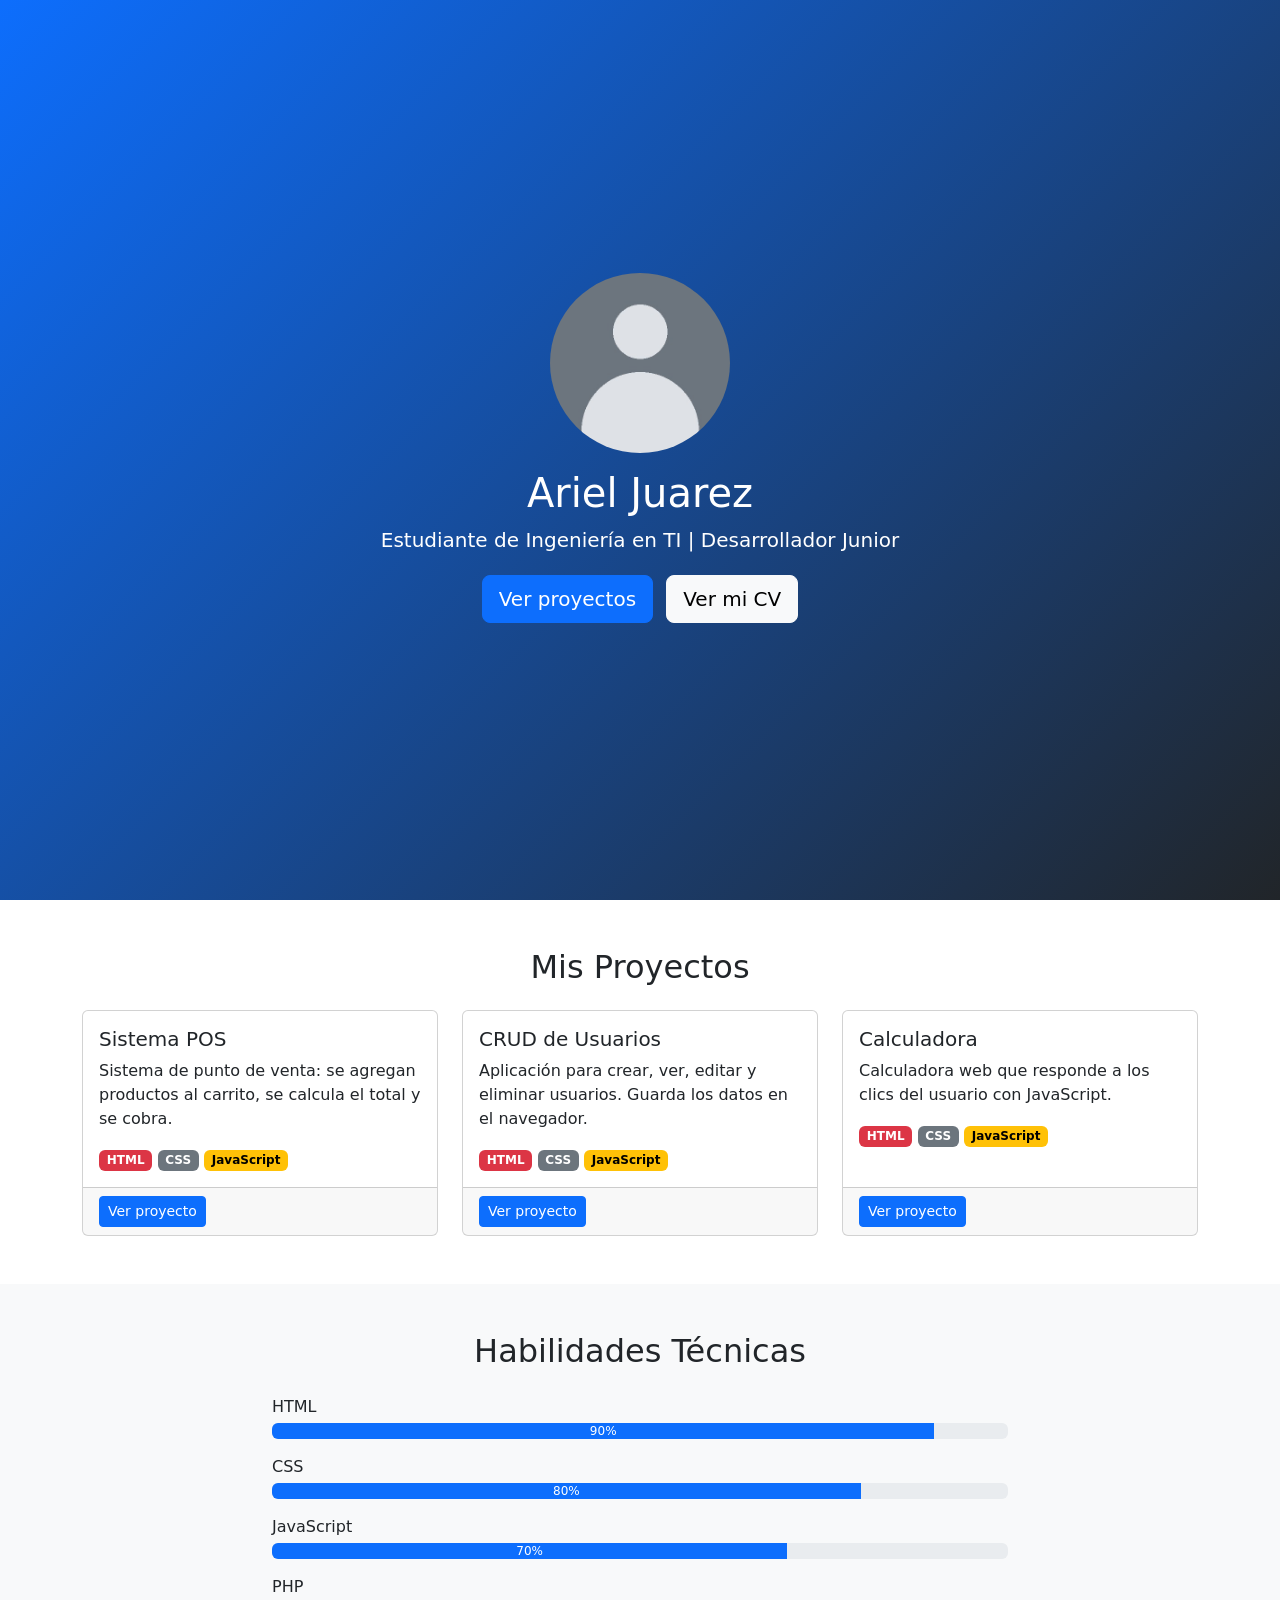
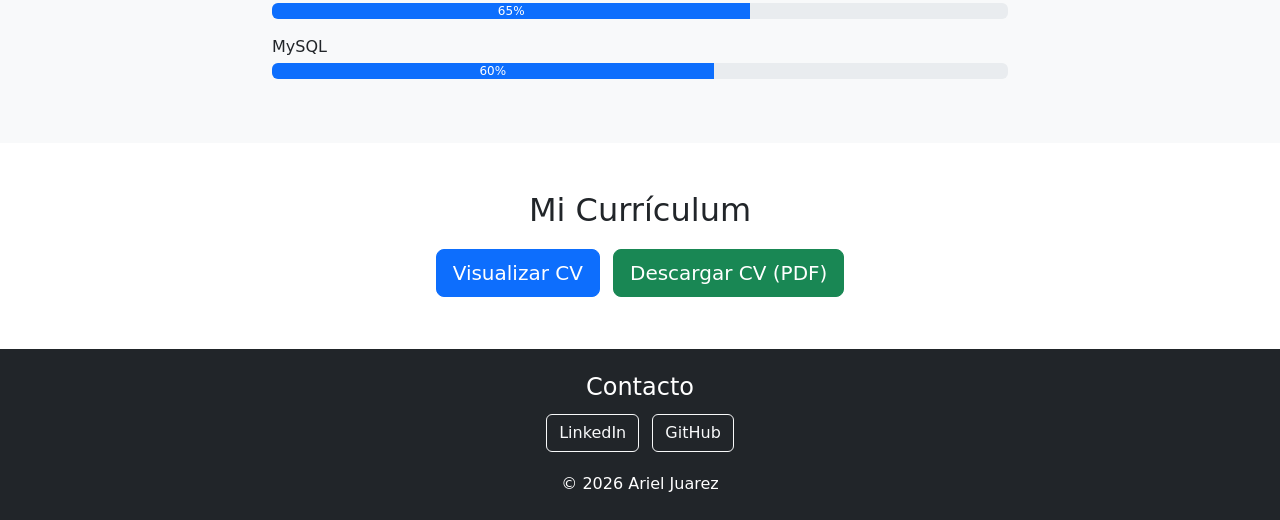
<file: index.html>
<!DOCTYPE html>
<html lang="es">
<head>
  <meta charset="UTF-8">
  <meta name="viewport" content="width=device-width, initial-scale=1">
  <title>Ariel Juarez | Portafolio</title>

  <!-- Bootstrap 5 -->
  <link href="https://cdn.jsdelivr.net/npm/bootstrap@5.3.3/dist/css/bootstrap.min.css" rel="stylesheet">
  <!-- Mi CSS -->
  <link href="css/styles.css" rel="stylesheet">
</head>
<body>

  <!-- 1. HERO: centrado con Flexbox -->
  <header class="hero d-flex align-items-center justify-content-center text-center text-white">
    <div class="container">
      <img src="img/foto.jpg" alt="Foto de Ariel Juarez" class="rounded-circle foto mb-3">
      <h1>Ariel Juarez</h1>
      <p class="lead">Estudiante de Ingeniería en TI | Desarrollador Junior</p>
      <a href="#proyectos" class="btn btn-primary btn-lg m-1">Ver proyectos</a>
      <a href="cv/cv.pdf" target="_blank" class="btn btn-light btn-lg m-1">Ver mi CV</a>
    </div>
  </header>

  <!-- 2. PROYECTOS: col-12 en celular, col-md-4 en escritorio -->
  <section id="proyectos" class="container py-5">
    <h2 class="text-center mb-4">Mis Proyectos</h2>
    <div class="row g-4">

      <div class="col-12 col-md-4">
        <div class="card h-100">
          <div class="card-body">
            <h5 class="card-title">Sistema POS</h5>
            <p class="card-text">Sistema de punto de venta: se agregan productos al carrito, se calcula el total y se cobra.</p>
            <span class="badge text-bg-danger">HTML</span>
            <span class="badge text-bg-secondary">CSS</span>
            <span class="badge text-bg-warning">JavaScript</span>
          </div>
          <div class="card-footer">
            <a href="proyectos/pos/index.html" class="btn btn-primary btn-sm">Ver proyecto</a>
          </div>
        </div>
      </div>

      <div class="col-12 col-md-4">
        <div class="card h-100">
          <div class="card-body">
            <h5 class="card-title">CRUD de Usuarios</h5>
            <p class="card-text">Aplicación para crear, ver, editar y eliminar usuarios. Guarda los datos en el navegador.</p>
            <span class="badge text-bg-danger">HTML</span>
            <span class="badge text-bg-secondary">CSS</span>
            <span class="badge text-bg-warning">JavaScript</span>
          </div>
          <div class="card-footer">
            <a href="proyectos/crud/index.html" class="btn btn-primary btn-sm">Ver proyecto</a>
          </div>
        </div>
      </div>

      <div class="col-12 col-md-4">
        <div class="card h-100">
          <div class="card-body">
            <h5 class="card-title">Calculadora</h5>
            <p class="card-text">Calculadora web que responde a los clics del usuario con JavaScript.</p>
            <span class="badge text-bg-danger">HTML</span>
            <span class="badge text-bg-secondary">CSS</span>
            <span class="badge text-bg-warning">JavaScript</span>
          </div>
          <div class="card-footer">
            <a href="proyectos/calculadora/index.html" class="btn btn-primary btn-sm">Ver proyecto</a>
          </div>
        </div>
      </div>

    </div>
  </section>

  <!-- 3. HABILIDADES: barras de progreso -->
  <section class="bg-light py-5">
    <div class="container">
      <h2 class="text-center mb-4">Habilidades Técnicas</h2>
      <div class="row justify-content-center">
        <div class="col-12 col-md-8">

          <p class="mb-1">HTML</p>
          <div class="progress mb-3">
            <div class="progress-bar" style="width: 90%">90%</div>
          </div>

          <p class="mb-1">CSS</p>
          <div class="progress mb-3">
            <div class="progress-bar" style="width: 80%">80%</div>
          </div>

          <p class="mb-1">JavaScript</p>
          <div class="progress mb-3">
            <div class="progress-bar" style="width: 70%">70%</div>
          </div>

          <p class="mb-1">PHP</p>
          <div class="progress mb-3">
            <div class="progress-bar" style="width: 65%">65%</div>
          </div>

          <p class="mb-1">MySQL</p>
          <div class="progress mb-3">
            <div class="progress-bar" style="width: 60%">60%</div>
          </div>

        </div>
      </div>
    </div>
  </section>

  <!-- 4. CV -->
  <section class="container text-center py-5">
    <h2 class="mb-3">Mi Currículum</h2>
    <a href="cv/cv.pdf" target="_blank" class="btn btn-primary btn-lg m-1">Visualizar CV</a>
    <a href="cv/cv.pdf" download="CV-Ariel-Juarez.pdf" class="btn btn-success btn-lg m-1">Descargar CV (PDF)</a>
  </section>

  <!-- 5. CONTACTO -->
  <footer class="bg-dark text-white text-center py-4">
    <h2 class="h4">Contacto</h2>
    <a href="https://www.linkedin.com/in/ariel-juarez-649334267/" target="_blank" class="btn btn-outline-light m-1">LinkedIn</a>
    <a href="https://github.com/Arieljs08" target="_blank" class="btn btn-outline-light m-1">GitHub</a>
    <p class="mt-3 mb-0">&copy; <span id="anio"></span> Ariel Juarez</p>
  </footer>

  <script src="js/main.js"></script>
</body>
</html>
</file>
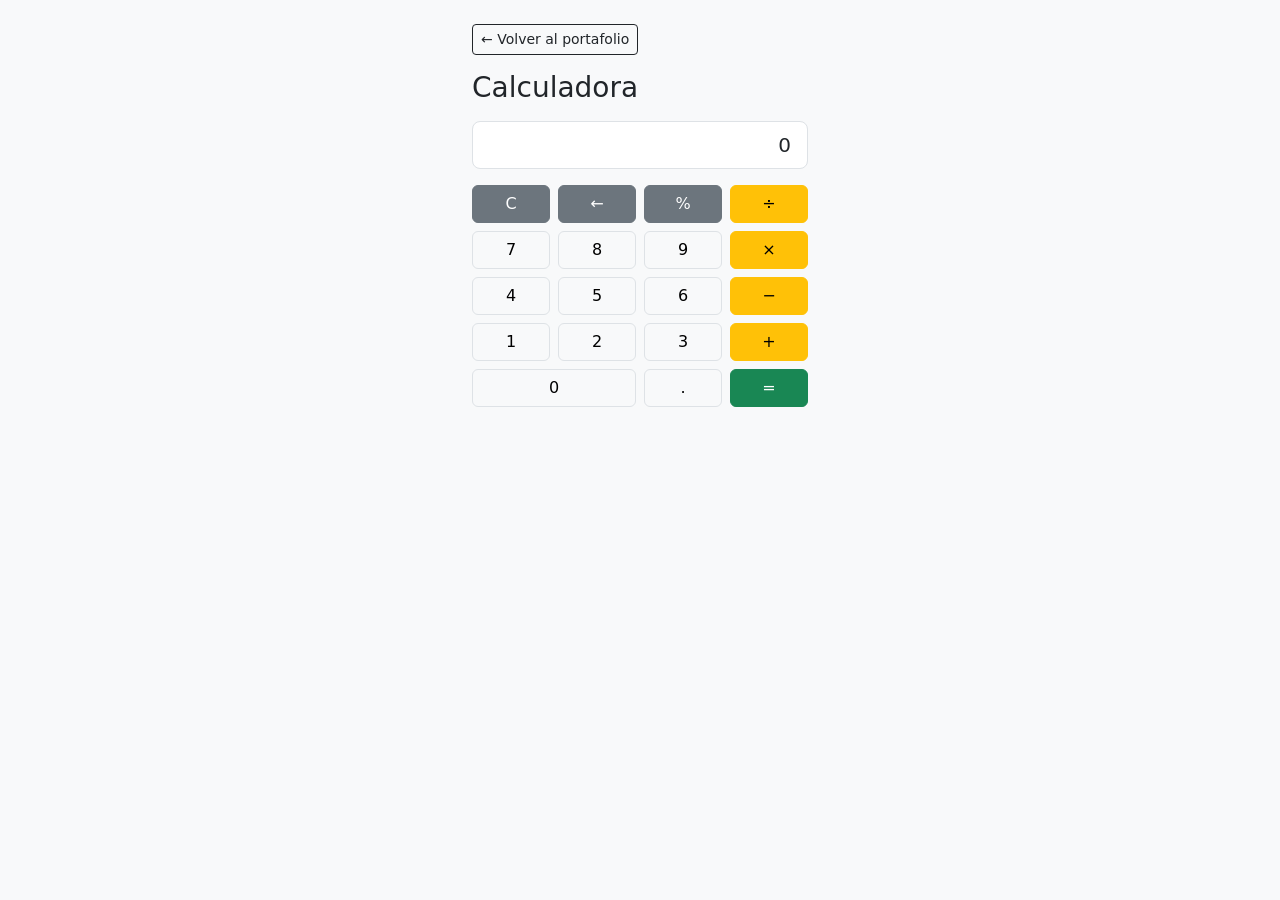
<file: proyectos/calculadora/index.html>
<!DOCTYPE html>
<html lang="es">
<head>
  <meta charset="UTF-8">
  <meta name="viewport" content="width=device-width, initial-scale=1">
  <title>Calculadora</title>
  <link href="https://cdn.jsdelivr.net/npm/bootstrap@5.3.3/dist/css/bootstrap.min.css" rel="stylesheet">
</head>
<body class="bg-light">

  <div class="container py-4" style="max-width: 360px;">
    <a href="../../index.html" class="btn btn-outline-dark btn-sm mb-3">&larr; Volver al portafolio</a>
    <h1 class="h3 mb-3">Calculadora</h1>

    <!-- Pantalla -->
    <input type="text" id="pantalla" class="form-control form-control-lg text-end mb-3" value="0" readonly>

    <!-- Botones: cada fila tiene 4 columnas -->
    <div class="row g-2">
      <div class="col-3"><button class="btn btn-secondary w-100" onclick="limpiar()">C</button></div>
      <div class="col-3"><button class="btn btn-secondary w-100" onclick="borrar()">&larr;</button></div>
      <div class="col-3"><button class="btn btn-secondary w-100" onclick="operador('%')">%</button></div>
      <div class="col-3"><button class="btn btn-warning w-100" onclick="operador('/')">&divide;</button></div>

      <div class="col-3"><button class="btn btn-light border w-100" onclick="numero('7')">7</button></div>
      <div class="col-3"><button class="btn btn-light border w-100" onclick="numero('8')">8</button></div>
      <div class="col-3"><button class="btn btn-light border w-100" onclick="numero('9')">9</button></div>
      <div class="col-3"><button class="btn btn-warning w-100" onclick="operador('*')">&times;</button></div>

      <div class="col-3"><button class="btn btn-light border w-100" onclick="numero('4')">4</button></div>
      <div class="col-3"><button class="btn btn-light border w-100" onclick="numero('5')">5</button></div>
      <div class="col-3"><button class="btn btn-light border w-100" onclick="numero('6')">6</button></div>
      <div class="col-3"><button class="btn btn-warning w-100" onclick="operador('-')">&minus;</button></div>

      <div class="col-3"><button class="btn btn-light border w-100" onclick="numero('1')">1</button></div>
      <div class="col-3"><button class="btn btn-light border w-100" onclick="numero('2')">2</button></div>
      <div class="col-3"><button class="btn btn-light border w-100" onclick="numero('3')">3</button></div>
      <div class="col-3"><button class="btn btn-warning w-100" onclick="operador('+')">+</button></div>

      <div class="col-6"><button class="btn btn-light border w-100" onclick="numero('0')">0</button></div>
      <div class="col-3"><button class="btn btn-light border w-100" onclick="numero('.')">.</button></div>
      <div class="col-3"><button class="btn btn-success w-100" onclick="calcular()">=</button></div>
    </div>
  </div>

  <script src="script.js"></script>
</body>
</html>
</file>
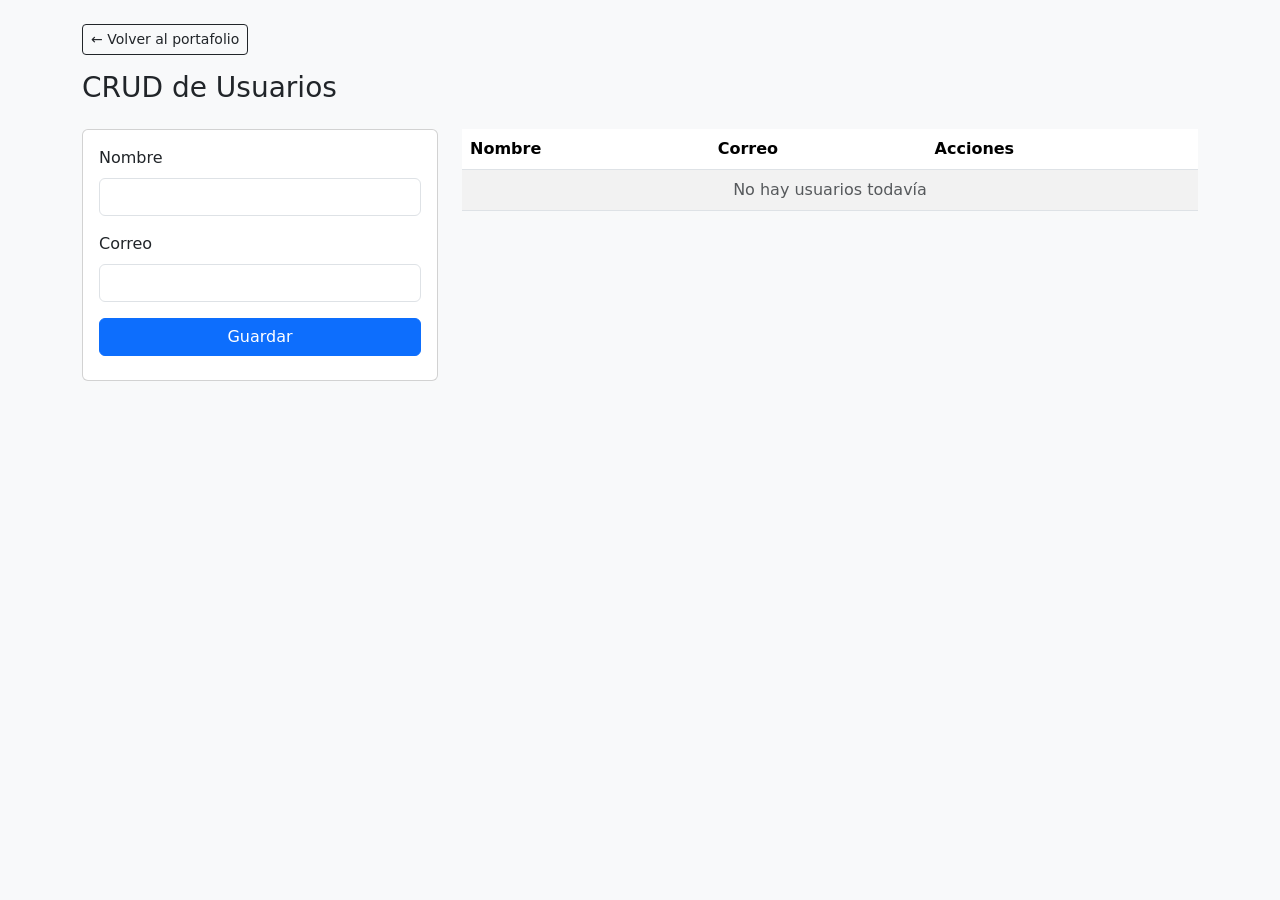
<file: proyectos/crud/index.html>
<!DOCTYPE html>
<html lang="es">
<head>
  <meta charset="UTF-8">
  <meta name="viewport" content="width=device-width, initial-scale=1">
  <title>CRUD de Usuarios</title>
  <link href="https://cdn.jsdelivr.net/npm/bootstrap@5.3.3/dist/css/bootstrap.min.css" rel="stylesheet">
</head>
<body class="bg-light">

  <div class="container py-4">
    <a href="../../index.html" class="btn btn-outline-dark btn-sm mb-3">&larr; Volver al portafolio</a>
    <h1 class="h3 mb-4">CRUD de Usuarios</h1>

    <div class="row g-4">

      <!-- Formulario -->
      <div class="col-12 col-md-4">
        <form id="formulario" class="card card-body">
          <label for="nombre" class="form-label">Nombre</label>
          <input type="text" id="nombre" class="form-control mb-3">

          <label for="correo" class="form-label">Correo</label>
          <input type="email" id="correo" class="form-control mb-3">

          <button type="submit" id="btnGuardar" class="btn btn-primary">Guardar</button>
          <button type="button" id="btnCancelar" class="btn btn-outline-secondary mt-2 d-none">Cancelar edición</button>
          <p id="mensaje" class="text-danger mt-2 mb-0"></p>
        </form>
      </div>

      <!-- Tabla -->
      <div class="col-12 col-md-8">
        <table class="table table-striped bg-white">
          <thead>
            <tr><th>Nombre</th><th>Correo</th><th>Acciones</th></tr>
          </thead>
          <tbody id="tabla"></tbody>
        </table>
      </div>

    </div>
  </div>

  <script src="script.js"></script>
</body>
</html>
</file>
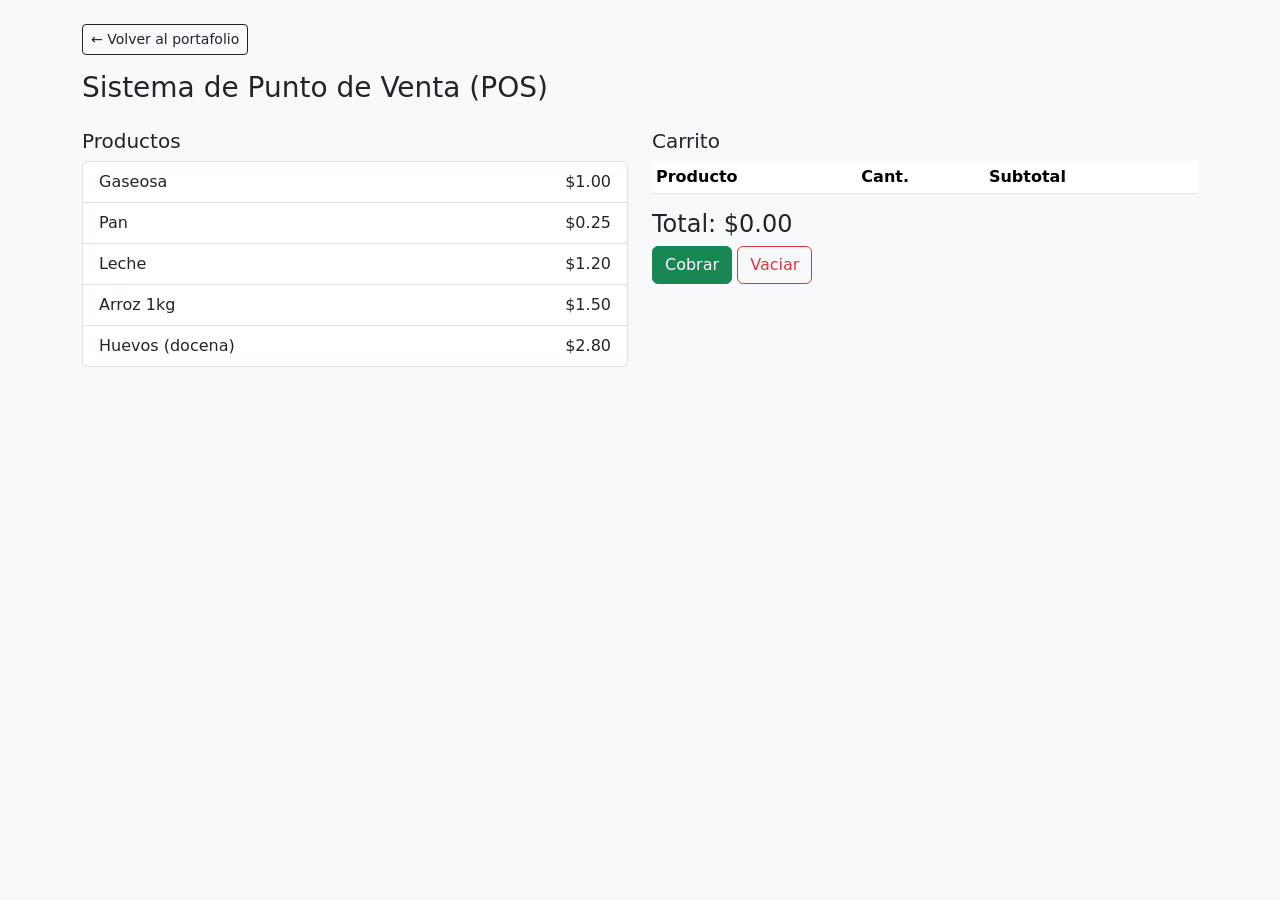
<file: proyectos/pos/index.html>
<!DOCTYPE html>
<html lang="es">
<head>
  <meta charset="UTF-8">
  <meta name="viewport" content="width=device-width, initial-scale=1">
  <title>Sistema POS</title>
  <link href="https://cdn.jsdelivr.net/npm/bootstrap@5.3.3/dist/css/bootstrap.min.css" rel="stylesheet">
</head>
<body class="bg-light">

  <div class="container py-4">
    <a href="../../index.html" class="btn btn-outline-dark btn-sm mb-3">&larr; Volver al portafolio</a>
    <h1 class="h3 mb-4">Sistema de Punto de Venta (POS)</h1>

    <div class="row g-4">

      <!-- Lista de productos -->
      <div class="col-12 col-md-6">
        <h2 class="h5">Productos</h2>
        <div id="productos" class="list-group"></div>
      </div>

      <!-- Carrito -->
      <div class="col-12 col-md-6">
        <h2 class="h5">Carrito</h2>
        <table class="table table-sm bg-white">
          <thead>
            <tr><th>Producto</th><th>Cant.</th><th>Subtotal</th><th></th></tr>
          </thead>
          <tbody id="carrito"></tbody>
        </table>
        <h3 class="h4">Total: $<span id="total">0.00</span></h3>
        <button id="btnCobrar" class="btn btn-success">Cobrar</button>
        <button id="btnVaciar" class="btn btn-outline-danger">Vaciar</button>
        <p id="mensaje" class="mt-3 text-success fw-semibold"></p>
      </div>

    </div>
  </div>

  <script src="script.js"></script>
</body>
</html>
</file>
<file: css/styles.css>
/* El hero ocupa toda la pantalla con un fondo de color */
.hero {
  min-height: 100vh;
  background: linear-gradient(135deg, #0d6efd, #212529);
}

/* Foto circular de tamaño fijo */
.foto {
  width: 180px;
  height: 180px;
  object-fit: cover;
}
</file>
